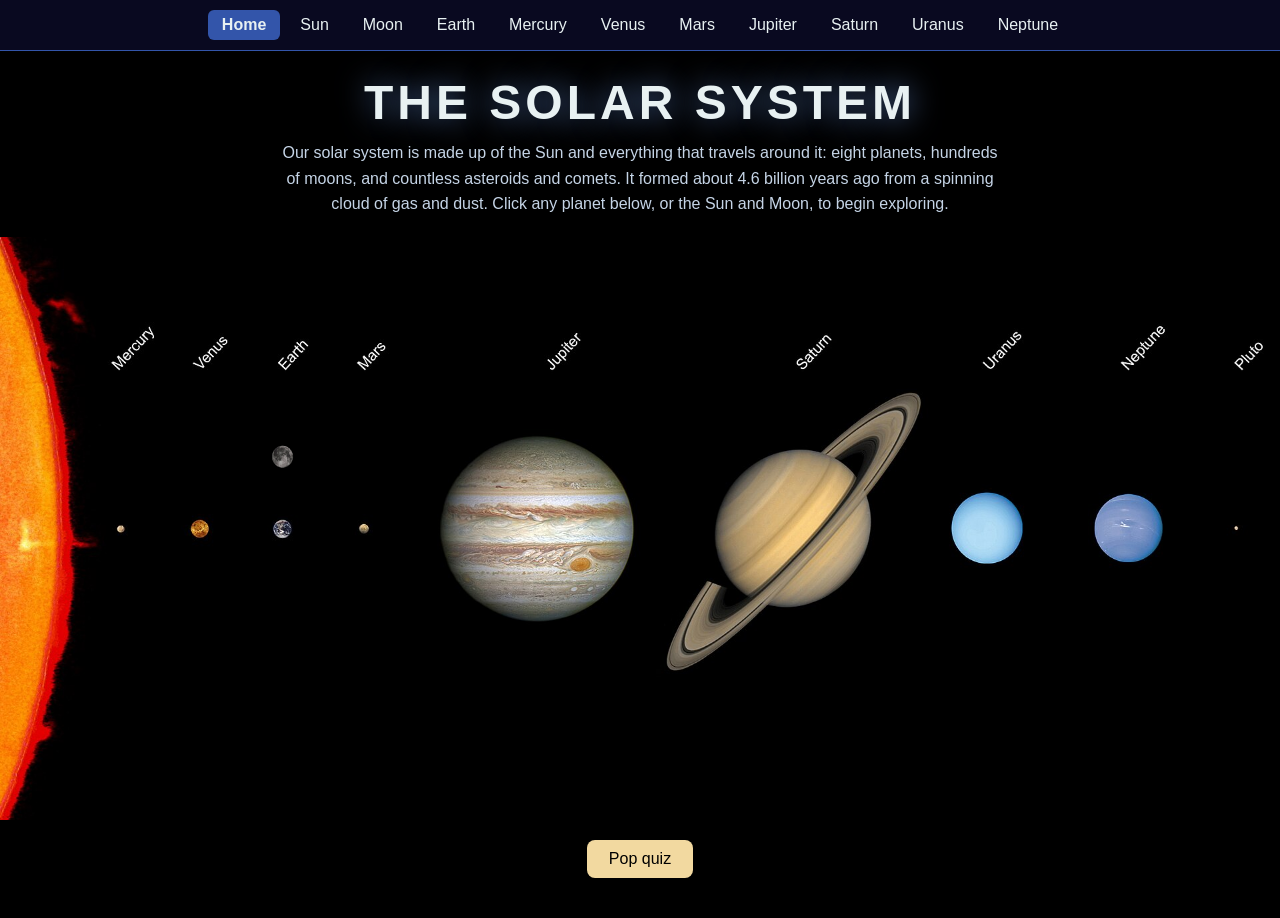
<file: index.html>
<!DOCTYPE html>
<html lang="en">
<head>
    <meta charset="UTF-8">
    <meta name="viewport" content="width=device-width, initial-scale=1.0">
    <title>The Solar System</title>
    <link rel="stylesheet" href="css/style.css">
    <link rel="stylesheet" href="css/home.css">
    <script src="js/home.js" defer></script>
</head>
<body>

    <!-- navigation bar -->
    <nav class="site-nav">
        <a href="index.html" aria-current="page">Home</a>
        <a href="sun.html">Sun</a>
        <a href="moon.html">Moon</a>
        <a href="earth.html">Earth</a>
        <a href="mercury.html">Mercury</a>
        <a href="venus.html">Venus</a>
        <a href="mars.html">Mars</a>
        <a href="jupiter.html">Jupiter</a>
        <a href="saturn.html">Saturn</a>
        <a href="uranus.html">Uranus</a>
        <a href="neptune.html">Neptune</a>
    </nav>

    <header class="home-header">
        <h1>The Solar System</h1>
        <p class="intro">
            Our solar system is made up of the Sun and everything that travels around it:
            eight planets, hundreds of moons, and countless asteroids and comets.
            It formed about 4.6 billion years ago from a spinning cloud of gas and dust.
            Click any planet below, or the Sun and Moon, to begin exploring.
        </p>
    </header>

    <main>
        <!-- a link on top of each planet -->
        <div class="system">
            <img class="solar-system" src="images/solar-system.jpg"
                 alt="The Sun and the eight planets in a row from Mercury to Neptune on a black background">

            <a class="hotspot" href="sun.html" style="top: -72.34%; left: -106.67%; width: 111.46%; height: 244.57%;" title="Sun"></a>
            <a class="hotspot" href="mercury.html" style="top: 47.09%; left: 8.05%; width: 2.71%; height: 5.94%;" title="Mercury"></a>
            <a class="hotspot" href="venus.html" style="top: 46.97%; left: 14.22%; width: 2.71%; height: 5.94%;" title="Venus"></a>
            <a class="hotspot" href="earth.html" style="top: 47.03%; left: 20.70%; width: 2.71%; height: 5.94%;" title="Earth"></a>
            <a class="hotspot" href="moon.html" style="top: 35.20%; left: 20.91%; width: 2.29%; height: 5.03%;" title="Moon">
                <img src="images/moon-icon.jpg" alt="Photo of the full Moon">
            </a>
            <a class="hotspot" href="mars.html" style="top: 46.97%; left: 27.06%; width: 2.71%; height: 5.94%;" title="Mars"></a>
            <a class="hotspot" href="jupiter.html" style="top: 32.97%; left: 34.19%; width: 15.52%; height: 34.06%;" title="Jupiter"></a>
            <a class="hotspot" href="saturn.html" style="top: 36.00%; left: 55.60%; width: 12.71%; height: 27.89%;" title="Saturn"></a>
            <a class="hotspot" href="uranus.html" style="top: 43.14%; left: 74.04%; width: 6.09%; height: 13.37%;" title="Uranus"></a>
            <a class="hotspot" href="neptune.html" style="top: 43.37%; left: 85.21%; width: 5.89%; height: 12.91%;" title="Neptune"></a>
        </div>

        <!-- pop quiz -->
        <button id="quiz-btn" type="button">Pop quiz</button>

        <div id="quiz-box" class="hidden">
            <p>Which world was reclassified from a planet to a dwarf planet in 2006?</p>
            <div class="quiz-answers">
                <button type="button">Ceres</button>
                <button type="button">Pluto</button>
                <button type="button">Eris</button>
                <button type="button">Neptune</button>
            </div>
            <p id="quiz-result"></p>
            <button id="quiz-close" type="button">Close</button>
        </div>
    </main>

</body>
</html>
</file>
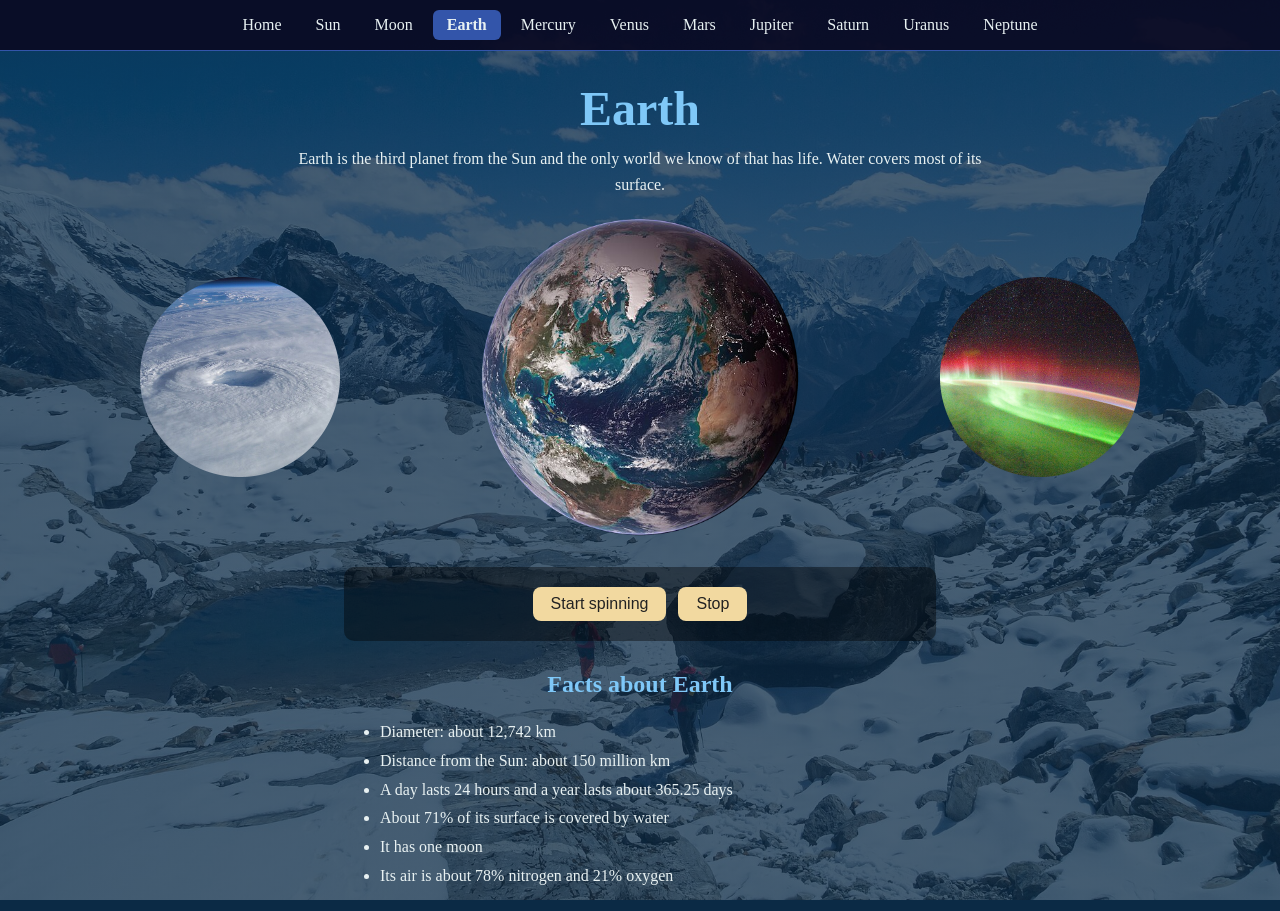
<file: earth.html>
<!DOCTYPE html>
<html lang="en">
<head>
    <meta charset="UTF-8">
    <meta name="viewport" content="width=device-width, initial-scale=1.0">
    <title>Earth</title>
    <link rel="stylesheet" href="css/style.css">
    <script src="js/earth.js" defer></script>
</head>
<body class="earth">

    <!-- navigation bar -->
    <nav class="site-nav">
        <a href="index.html">Home</a>
        <a href="sun.html">Sun</a>
        <a href="moon.html">Moon</a>
        <a href="earth.html" aria-current="page">Earth</a>
        <a href="mercury.html">Mercury</a>
        <a href="venus.html">Venus</a>
        <a href="mars.html">Mars</a>
        <a href="jupiter.html">Jupiter</a>
        <a href="saturn.html">Saturn</a>
        <a href="uranus.html">Uranus</a>
        <a href="neptune.html">Neptune</a>
    </nav>

    <main class="planet-page">
        <h1>Earth</h1>
        <p class="intro">Earth is the third planet from the Sun and the only world we know of that has life. Water covers most of its surface.</p>

        <!-- three photos in one row -->
        <div class="photos">
            <img class="side-photo" src="images/earth-left.png" alt="The eye of a hurricane seen from space">
            <img id="main-photo" class="photo" src="images/earth1.png" alt="Earth seen from space showing the Americas, blue oceans and white clouds">
            <img class="side-photo" src="images/earth-right.png" alt="Green and red aurora glowing above Earth's horizon">
        </div>

        <!-- JavaScript feature: buttons that start and stop the spin (js/earth.js) -->
        <div class="feature">
            <button id="spin-start" type="button">Start spinning</button>
            <button id="spin-stop" type="button">Stop</button>
        </div>
        <h2>Facts about Earth</h2>
        <ul class="facts">
            <li>Diameter: about 12,742 km</li>
            <li>Distance from the Sun: about 150 million km</li>
            <li>A day lasts 24 hours and a year lasts about 365.25 days</li>
            <li>About 71% of its surface is covered by water</li>
            <li>It has one moon</li>
            <li>Its air is about 78% nitrogen and 21% oxygen</li>
        </ul>
    </main>

</body>
</html>
</file>
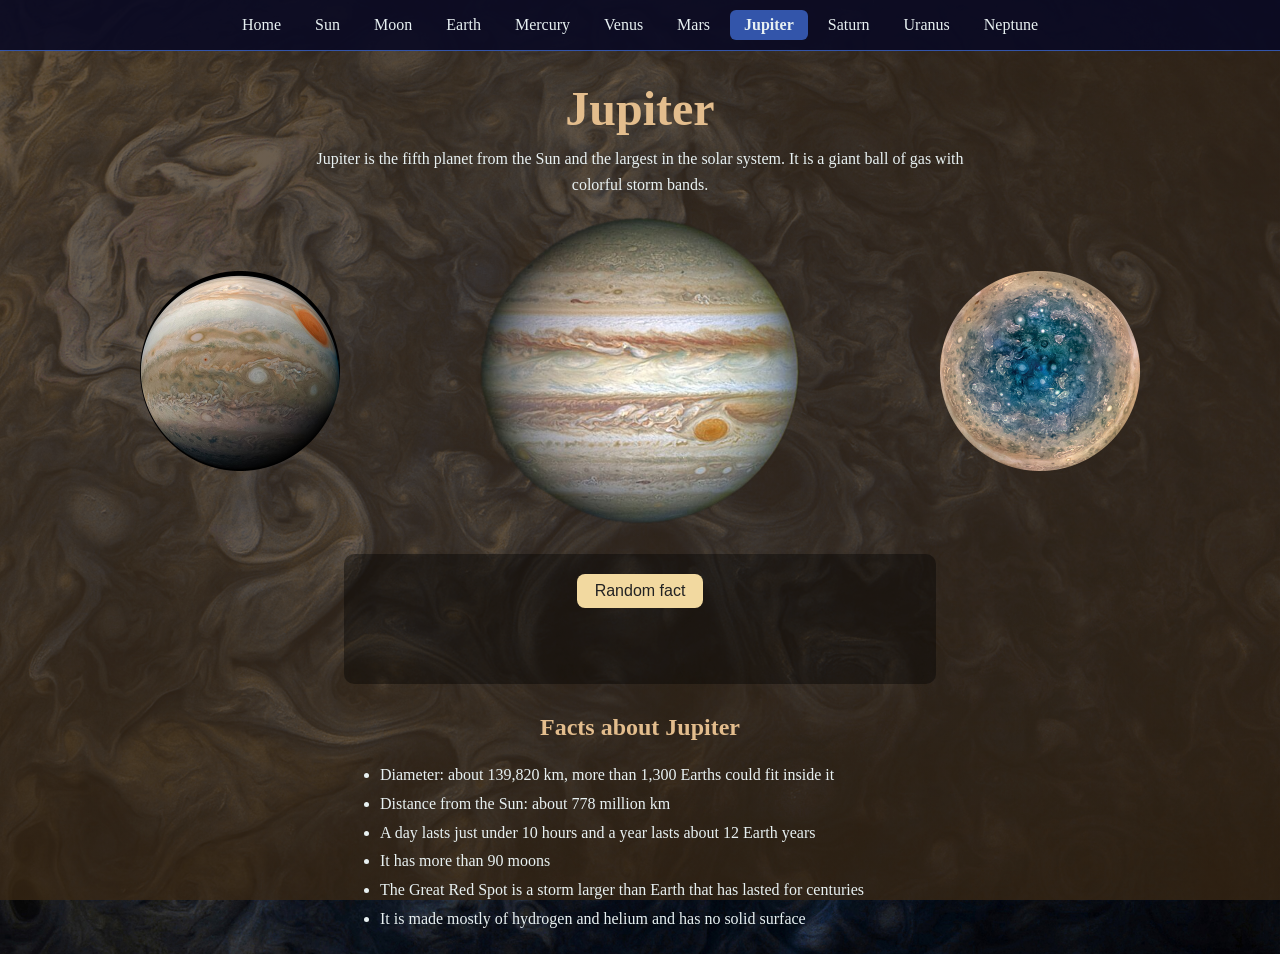
<file: jupiter.html>
<!DOCTYPE html>
<html lang="en">
<head>
    <meta charset="UTF-8">
    <meta name="viewport" content="width=device-width, initial-scale=1.0">
    <title>Jupiter</title>
    <link rel="stylesheet" href="css/style.css">
    <script src="js/jupiter.js" defer></script>
</head>
<body class="jupiter">

    <!-- navigation bar -->
    <nav class="site-nav">
        <a href="index.html">Home</a>
        <a href="sun.html">Sun</a>
        <a href="moon.html">Moon</a>
        <a href="earth.html">Earth</a>
        <a href="mercury.html">Mercury</a>
        <a href="venus.html">Venus</a>
        <a href="mars.html">Mars</a>
        <a href="jupiter.html" aria-current="page">Jupiter</a>
        <a href="saturn.html">Saturn</a>
        <a href="uranus.html">Uranus</a>
        <a href="neptune.html">Neptune</a>
    </nav>

    <main class="planet-page">
        <h1>Jupiter</h1>
        <p class="intro">Jupiter is the fifth planet from the Sun and the largest in the solar system. It is a giant ball of gas with colorful storm bands.</p>

        <!-- three photos in one row -->
        <div class="photos">
            <img class="side-photo" src="images/jupiter-left.png" alt="Close-up of Jupiter's swirling clouds and the Great Red Spot">
            <img id="main-photo" class="photo" src="images/jupiter1.png" alt="Jupiter with its Great Red Spot and bands of orange and white clouds">
            <img class="side-photo" src="images/jupiter-right.png" alt="Swirling storms around Jupiter's south pole">
        </div>

        <!-- JavaScript feature: button and the spot where the fact shows up (js/jupiter.js) -->
        <div class="feature">
            <button id="random-btn" type="button">Random fact</button>
            <p id="random-fact" class="output"></p>
        </div>
        <h2>Facts about Jupiter</h2>
        <ul class="facts">
            <li>Diameter: about 139,820 km, more than 1,300 Earths could fit inside it</li>
            <li>Distance from the Sun: about 778 million km</li>
            <li>A day lasts just under 10 hours and a year lasts about 12 Earth years</li>
            <li>It has more than 90 moons</li>
            <li>The Great Red Spot is a storm larger than Earth that has lasted for centuries</li>
            <li>It is made mostly of hydrogen and helium and has no solid surface</li>
        </ul>
    </main>

</body>
</html>
</file>
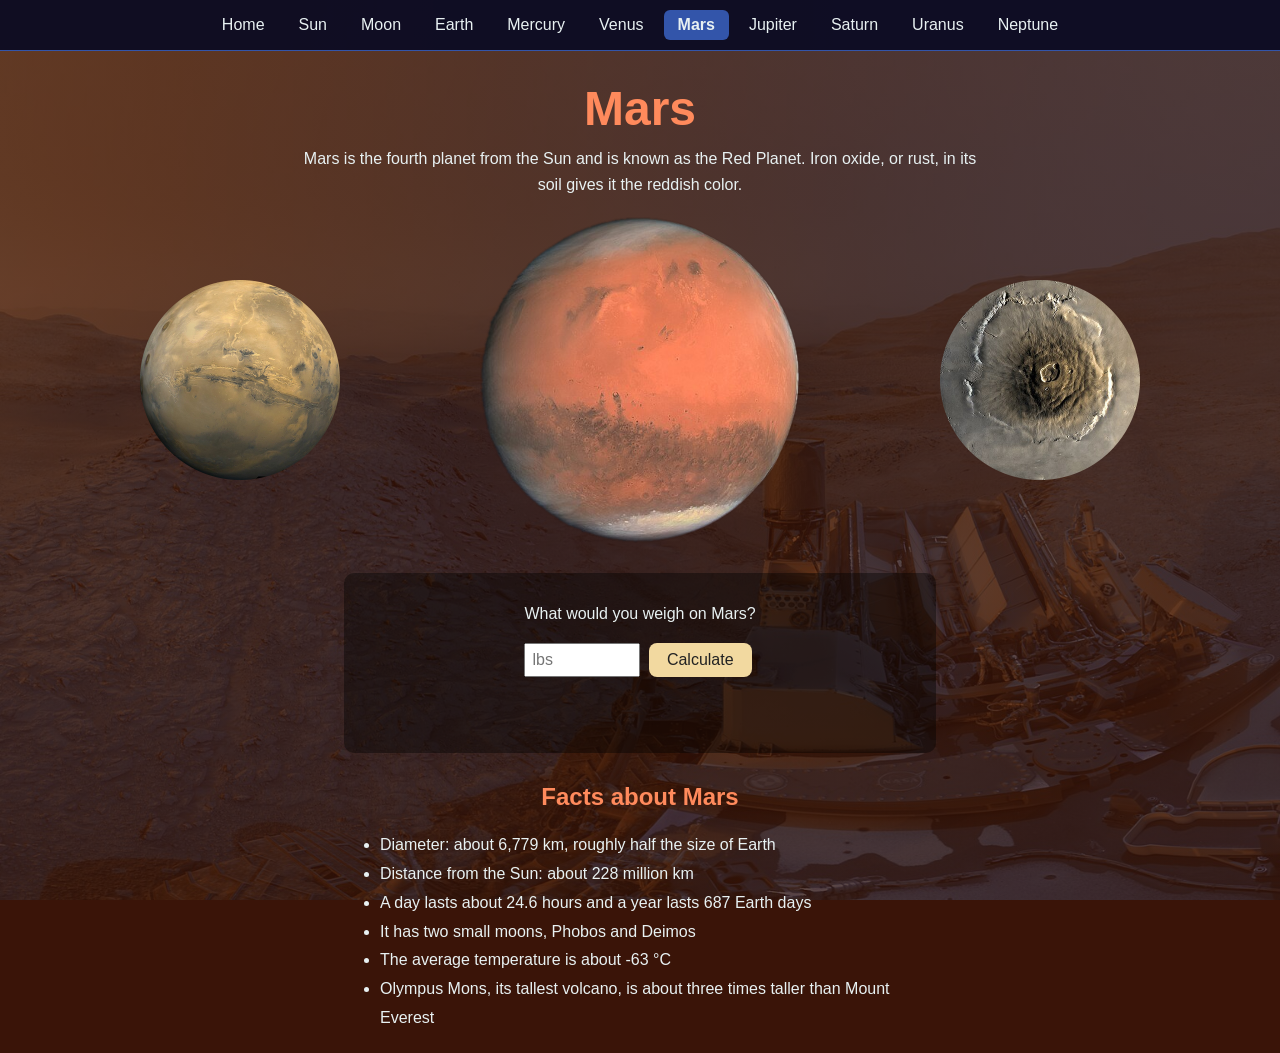
<file: mars.html>
<!DOCTYPE html>
<html lang="en">
<head>
    <meta charset="UTF-8">
    <meta name="viewport" content="width=device-width, initial-scale=1.0">
    <title>Mars</title>
    <link rel="stylesheet" href="css/style.css">
    <script src="js/mars.js" defer></script>
</head>
<body class="mars">

    <!-- navigation bar -->
    <nav class="site-nav">
        <a href="index.html">Home</a>
        <a href="sun.html">Sun</a>
        <a href="moon.html">Moon</a>
        <a href="earth.html">Earth</a>
        <a href="mercury.html">Mercury</a>
        <a href="venus.html">Venus</a>
        <a href="mars.html" aria-current="page">Mars</a>
        <a href="jupiter.html">Jupiter</a>
        <a href="saturn.html">Saturn</a>
        <a href="uranus.html">Uranus</a>
        <a href="neptune.html">Neptune</a>
    </nav>

    <main class="planet-page">
        <h1>Mars</h1>
        <p class="intro">Mars is the fourth planet from the Sun and is known as the Red Planet. Iron oxide, or rust, in its soil gives it the reddish color.</p>

        <!-- three photos in one row -->
        <div class="photos">
            <img class="side-photo" src="images/mars-left.png" alt="Mars with the huge Valles Marineris canyon across its middle">
            <img id="main-photo" class="photo" src="images/mars1.png" alt="Mars in true color showing its red surface and dark regions">
            <img class="side-photo" src="images/mars-right.png" alt="Olympus Mons, the giant volcano on Mars, seen from above">
        </div>

        <!-- JavaScript feature: weight input and calculate button (js/mars.js) -->
        <div class="feature">
            <p>What would you weigh on Mars?</p>
            <input id="weight" type="number" min="0" placeholder="lbs">
            <button id="calc-btn" type="button">Calculate</button>
            <p id="weight-result" class="output"></p>
        </div>
        <h2>Facts about Mars</h2>
        <ul class="facts">
            <li>Diameter: about 6,779 km, roughly half the size of Earth</li>
            <li>Distance from the Sun: about 228 million km</li>
            <li>A day lasts about 24.6 hours and a year lasts 687 Earth days</li>
            <li>It has two small moons, Phobos and Deimos</li>
            <li>The average temperature is about -63 °C</li>
            <li>Olympus Mons, its tallest volcano, is about three times taller than Mount Everest</li>
        </ul>
    </main>

</body>
</html>
</file>
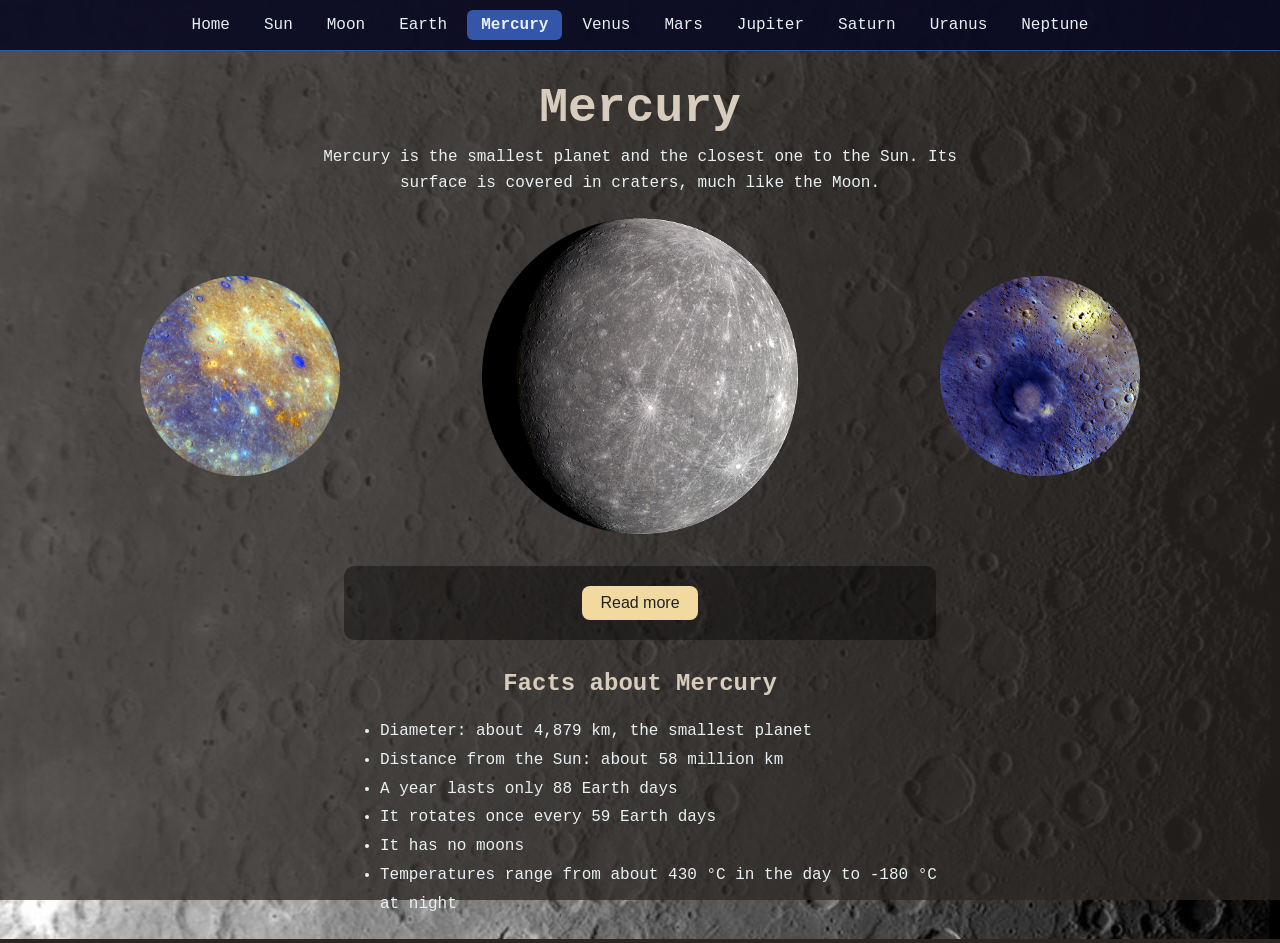
<file: mercury.html>
<!DOCTYPE html>
<html lang="en">
<head>
    <meta charset="UTF-8">
    <meta name="viewport" content="width=device-width, initial-scale=1.0">
    <title>Mercury</title>
    <link rel="stylesheet" href="css/style.css">
    <script src="js/mercury.js" defer></script>
</head>
<body class="mercury">

    <!-- navigation bar -->
    <nav class="site-nav">
        <a href="index.html">Home</a>
        <a href="sun.html">Sun</a>
        <a href="moon.html">Moon</a>
        <a href="earth.html">Earth</a>
        <a href="mercury.html" aria-current="page">Mercury</a>
        <a href="venus.html">Venus</a>
        <a href="mars.html">Mars</a>
        <a href="jupiter.html">Jupiter</a>
        <a href="saturn.html">Saturn</a>
        <a href="uranus.html">Uranus</a>
        <a href="neptune.html">Neptune</a>
    </nav>

    <main class="planet-page">
        <h1>Mercury</h1>
        <p class="intro">Mercury is the smallest planet and the closest one to the Sun. Its surface is covered in craters, much like the Moon.</p>

        <!-- three photos in one row -->
        <div class="photos">
            <img class="side-photo" src="images/mercury-left.png" alt="Enhanced color close-up of craters on Mercury">
            <img id="main-photo" class="photo" src="images/mercury1.png" alt="Mercury in true color, a gray cratered planet">
            <img class="side-photo" src="images/mercury-right.png" alt="A blue crater on Mercury with a bright patch of rock beside it">
        </div>

        <!-- JavaScript feature: Read more button and the hidden paragraph (js/mercury.js) -->
        <div class="feature">
            <button id="more-btn" type="button">Read more</button>
            <p id="more-text" class="hidden">Mercury has almost no atmosphere to hold in heat, so the side facing the Sun reaches about 430 °C while the night side drops to about -180 °C.</p>
        </div>
        <h2>Facts about Mercury</h2>
        <ul class="facts">
            <li>Diameter: about 4,879 km, the smallest planet</li>
            <li>Distance from the Sun: about 58 million km</li>
            <li>A year lasts only 88 Earth days</li>
            <li>It rotates once every 59 Earth days</li>
            <li>It has no moons</li>
            <li>Temperatures range from about 430 °C in the day to -180 °C at night</li>
        </ul>
    </main>

</body>
</html>
</file>
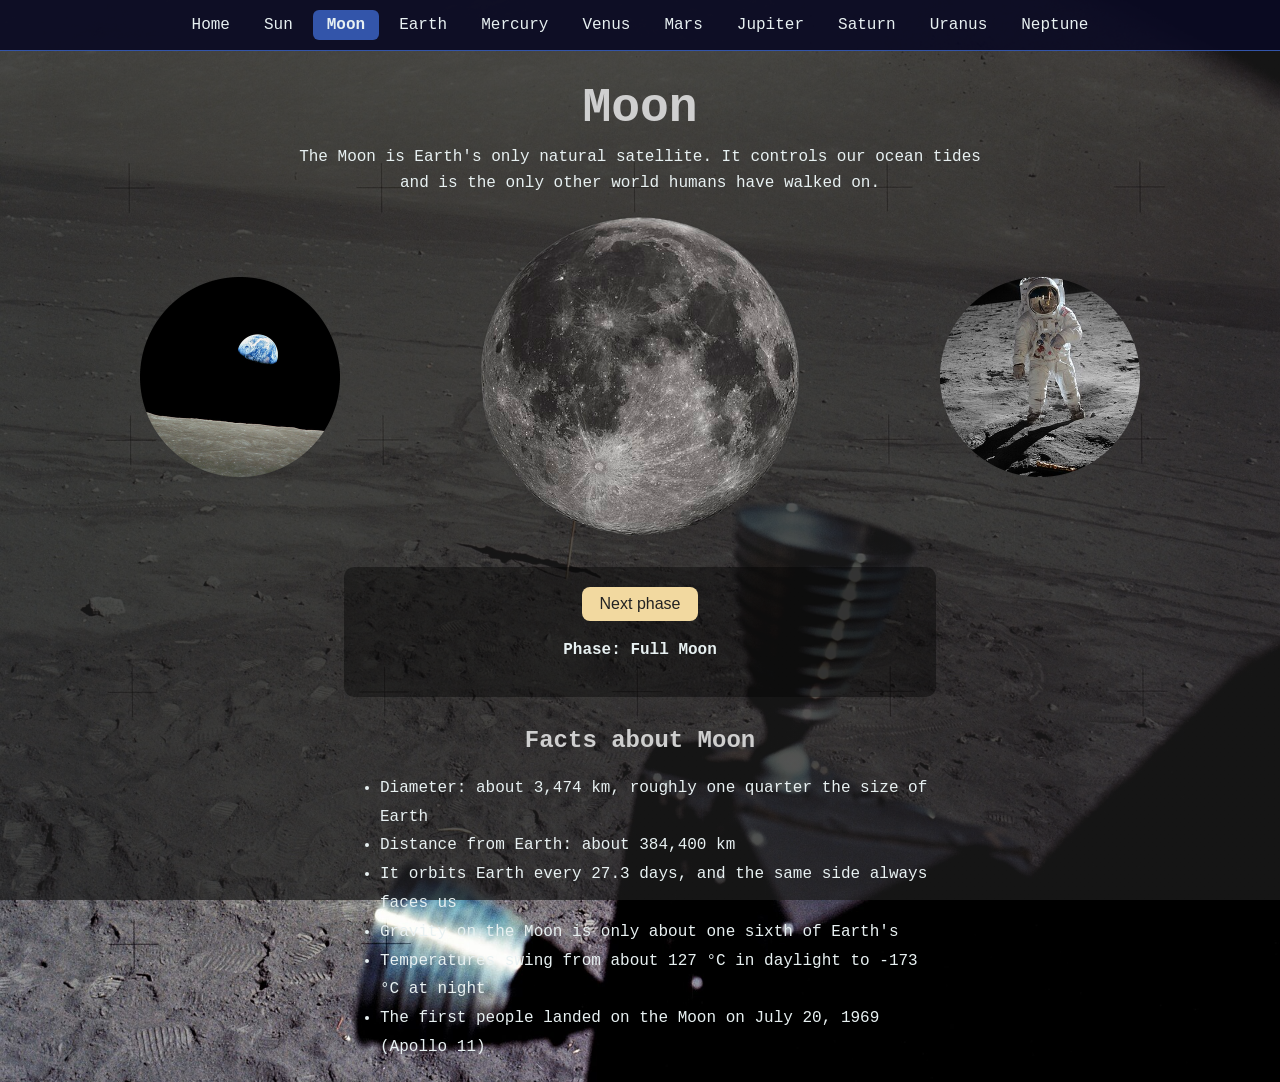
<file: moon.html>
<!DOCTYPE html>
<html lang="en">
<head>
    <meta charset="UTF-8">
    <meta name="viewport" content="width=device-width, initial-scale=1.0">
    <title>Moon</title>
    <link rel="stylesheet" href="css/style.css">
    <script src="js/moon.js" defer></script>
</head>
<body class="moon">

    <!-- navigation bar -->
    <nav class="site-nav">
        <a href="index.html">Home</a>
        <a href="sun.html">Sun</a>
        <a href="moon.html" aria-current="page">Moon</a>
        <a href="earth.html">Earth</a>
        <a href="mercury.html">Mercury</a>
        <a href="venus.html">Venus</a>
        <a href="mars.html">Mars</a>
        <a href="jupiter.html">Jupiter</a>
        <a href="saturn.html">Saturn</a>
        <a href="uranus.html">Uranus</a>
        <a href="neptune.html">Neptune</a>
    </nav>

    <main class="planet-page">
        <h1>Moon</h1>
        <p class="intro">The Moon is Earth's only natural satellite. It controls our ocean tides and is the only other world humans have walked on.</p>

        <!-- three photos in one row -->
        <div class="photos">
            <img class="side-photo" src="images/moon-left.png" alt="Earthrise: the Earth seen above the surface of the Moon">
            <img id="main-photo" class="photo" src="images/moon1.png" alt="A photo of the full Moon showing its dark plains and bright craters">
            <img class="side-photo" src="images/moon-right.png" alt="Astronaut Buzz Aldrin walking on the Moon">
        </div>

        <!-- JavaScript feature: button and label for the moon phases (js/moon.js) -->
        <div class="feature">
            <button id="phase-btn" type="button">Next phase</button>
            <p id="phase-name" class="output">Phase: Full Moon</p>
        </div>
        <h2>Facts about Moon</h2>
        <ul class="facts">
            <li>Diameter: about 3,474 km, roughly one quarter the size of Earth</li>
            <li>Distance from Earth: about 384,400 km</li>
            <li>It orbits Earth every 27.3 days, and the same side always faces us</li>
            <li>Gravity on the Moon is only about one sixth of Earth's</li>
            <li>Temperatures swing from about 127 °C in daylight to -173 °C at night</li>
            <li>The first people landed on the Moon on July 20, 1969 (Apollo 11)</li>
        </ul>
    </main>

</body>
</html>
</file>
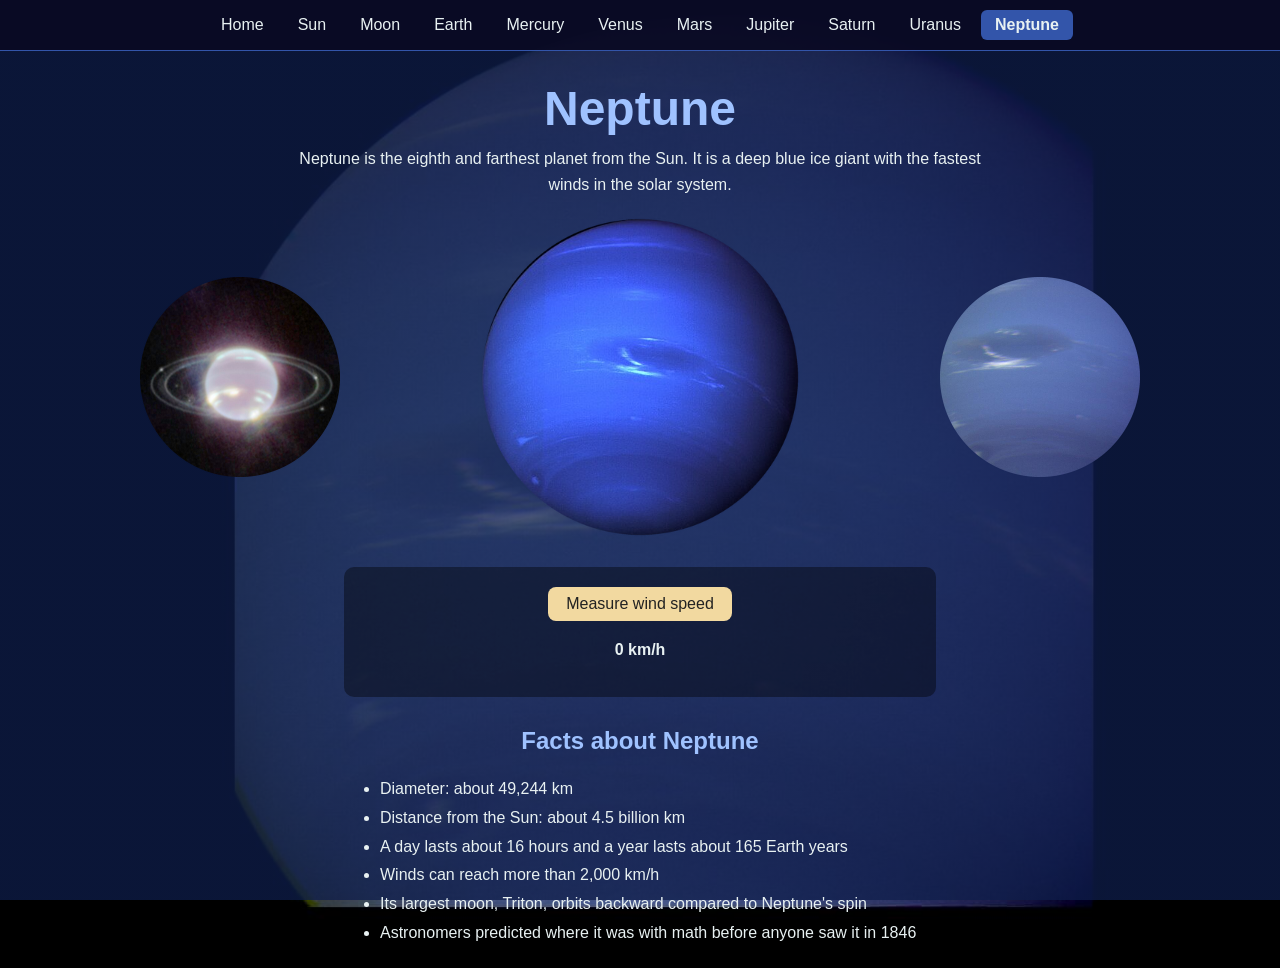
<file: neptune.html>
<!DOCTYPE html>
<html lang="en">
<head>
    <meta charset="UTF-8">
    <meta name="viewport" content="width=device-width, initial-scale=1.0">
    <title>Neptune</title>
    <link rel="stylesheet" href="css/style.css">
    <script src="js/neptune.js" defer></script>
</head>
<body class="neptune">

    <!-- navigation bar -->
    <nav class="site-nav">
        <a href="index.html">Home</a>
        <a href="sun.html">Sun</a>
        <a href="moon.html">Moon</a>
        <a href="earth.html">Earth</a>
        <a href="mercury.html">Mercury</a>
        <a href="venus.html">Venus</a>
        <a href="mars.html">Mars</a>
        <a href="jupiter.html">Jupiter</a>
        <a href="saturn.html">Saturn</a>
        <a href="uranus.html">Uranus</a>
        <a href="neptune.html" aria-current="page">Neptune</a>
    </nav>

    <main class="planet-page">
        <h1>Neptune</h1>
        <p class="intro">Neptune is the eighth and farthest planet from the Sun. It is a deep blue ice giant with the fastest winds in the solar system.</p>

        <!-- three photos in one row -->
        <div class="photos">
            <img class="side-photo" src="images/neptune-left.png" alt="Neptune and its faint rings seen by the James Webb Space Telescope">
            <img id="main-photo" class="photo" src="images/neptune1.png" alt="Neptune as a deep blue planet with white clouds">
            <img class="side-photo" src="images/neptune-right.png" alt="The Great Dark Spot storm on Neptune">
        </div>

        <!-- JavaScript feature: button and the wind speed number (js/neptune.js) -->
        <div class="feature">
            <button id="wind-btn" type="button">Measure wind speed</button>
            <p id="wind-speed" class="output">0 km/h</p>
        </div>
        <h2>Facts about Neptune</h2>
        <ul class="facts">
            <li>Diameter: about 49,244 km</li>
            <li>Distance from the Sun: about 4.5 billion km</li>
            <li>A day lasts about 16 hours and a year lasts about 165 Earth years</li>
            <li>Winds can reach more than 2,000 km/h</li>
            <li>Its largest moon, Triton, orbits backward compared to Neptune's spin</li>
            <li>Astronomers predicted where it was with math before anyone saw it in 1846</li>
        </ul>
    </main>

</body>
</html>
</file>
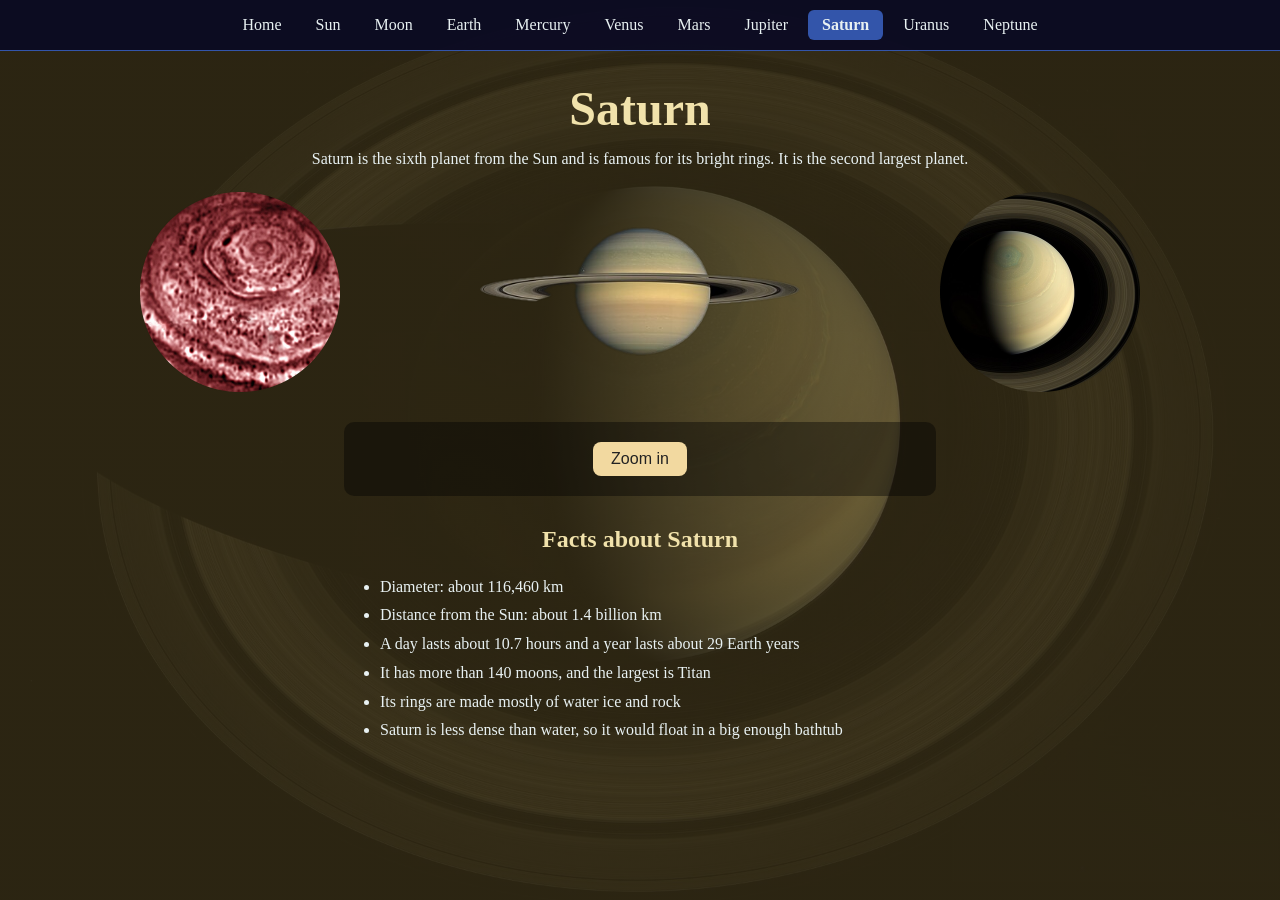
<file: saturn.html>
<!DOCTYPE html>
<html lang="en">
<head>
    <meta charset="UTF-8">
    <meta name="viewport" content="width=device-width, initial-scale=1.0">
    <title>Saturn</title>
    <link rel="stylesheet" href="css/style.css">
    <script src="js/saturn.js" defer></script>
</head>
<body class="saturn">

    <!-- navigation bar -->
    <nav class="site-nav">
        <a href="index.html">Home</a>
        <a href="sun.html">Sun</a>
        <a href="moon.html">Moon</a>
        <a href="earth.html">Earth</a>
        <a href="mercury.html">Mercury</a>
        <a href="venus.html">Venus</a>
        <a href="mars.html">Mars</a>
        <a href="jupiter.html">Jupiter</a>
        <a href="saturn.html" aria-current="page">Saturn</a>
        <a href="uranus.html">Uranus</a>
        <a href="neptune.html">Neptune</a>
    </nav>

    <main class="planet-page">
        <h1>Saturn</h1>
        <p class="intro">Saturn is the sixth planet from the Sun and is famous for its bright rings. It is the second largest planet.</p>

        <!-- three photos in one row -->
        <div class="photos">
            <img class="side-photo" src="images/saturn-left.png" alt="Infrared close-up of the hexagon-shaped storm at Saturn's north pole">
            <img id="main-photo" class="photo" src="images/saturn1.png" alt="Saturn and its rings photographed by the Cassini spacecraft">
            <img class="side-photo" src="images/saturn-right.png" alt="Saturn and its dark rings seen from above">
        </div>

        <!-- JavaScript feature: zoom button (js/saturn.js) -->
        <div class="feature">
            <button id="zoom-btn" type="button">Zoom in</button>
        </div>
        <h2>Facts about Saturn</h2>
        <ul class="facts">
            <li>Diameter: about 116,460 km</li>
            <li>Distance from the Sun: about 1.4 billion km</li>
            <li>A day lasts about 10.7 hours and a year lasts about 29 Earth years</li>
            <li>It has more than 140 moons, and the largest is Titan</li>
            <li>Its rings are made mostly of water ice and rock</li>
            <li>Saturn is less dense than water, so it would float in a big enough bathtub</li>
        </ul>
    </main>

</body>
</html>
</file>
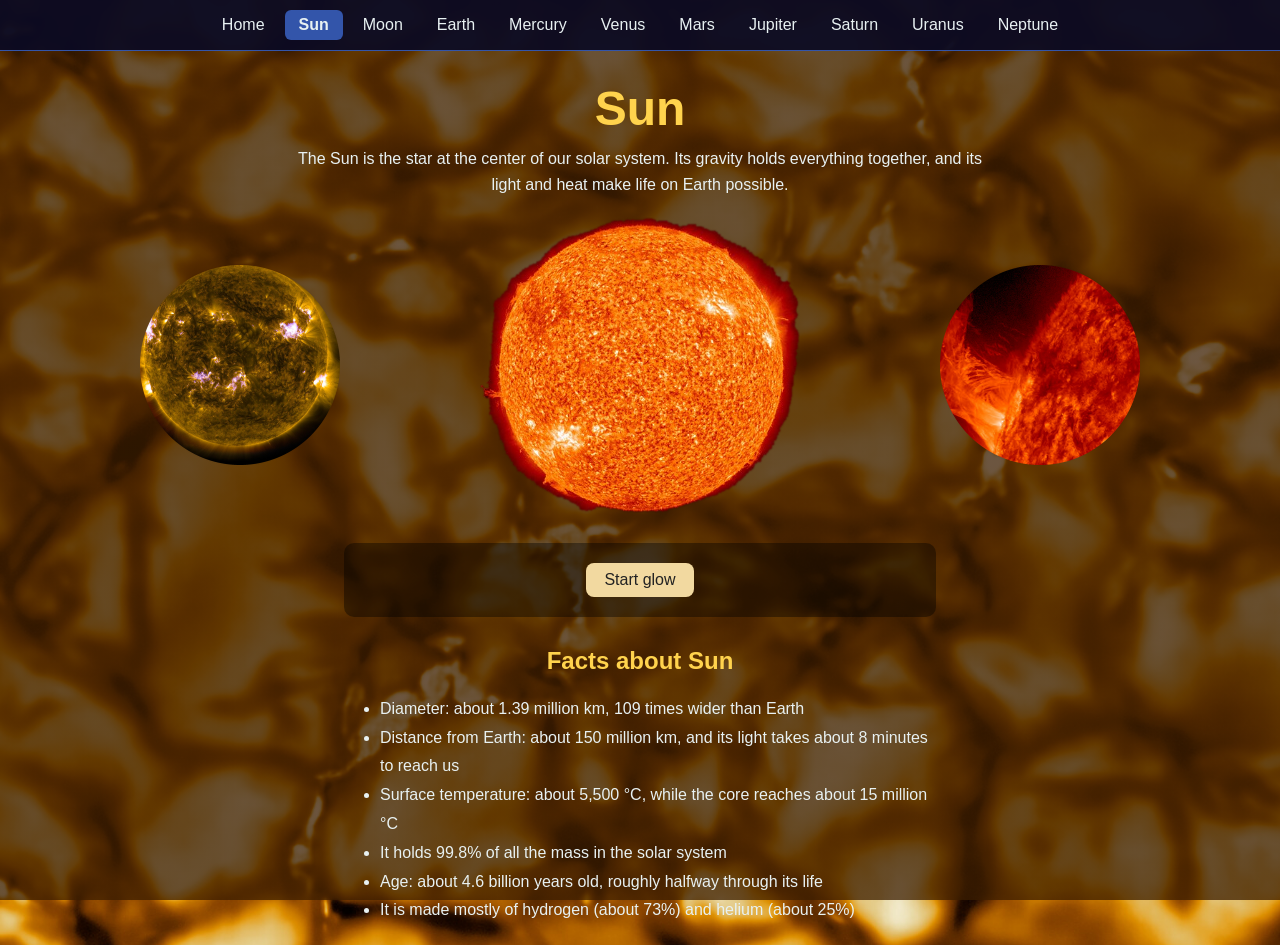
<file: sun.html>
<!DOCTYPE html>
<html lang="en">
<head>
    <meta charset="UTF-8">
    <meta name="viewport" content="width=device-width, initial-scale=1.0">
    <title>Sun</title>
    <link rel="stylesheet" href="css/style.css">
    <script src="js/sun.js" defer></script>
</head>
<body class="sun">

    <!-- navigation bar -->
    <nav class="site-nav">
        <a href="index.html">Home</a>
        <a href="sun.html" aria-current="page">Sun</a>
        <a href="moon.html">Moon</a>
        <a href="earth.html">Earth</a>
        <a href="mercury.html">Mercury</a>
        <a href="venus.html">Venus</a>
        <a href="mars.html">Mars</a>
        <a href="jupiter.html">Jupiter</a>
        <a href="saturn.html">Saturn</a>
        <a href="uranus.html">Uranus</a>
        <a href="neptune.html">Neptune</a>
    </nav>

    <main class="planet-page">
        <h1>Sun</h1>
        <p class="intro">The Sun is the star at the center of our solar system. Its gravity holds everything together, and its light and heat make life on Earth possible.</p>

        <!-- three photos in one row -->
        <div class="photos">
            <img class="side-photo" src="images/sun-left.png" alt="Close-up of the Sun's glowing surface with bright solar flares">
            <img id="main-photo" class="photo" src="images/sun1.png" alt="The Sun glowing in space as seen by a NASA solar observatory">
            <img class="side-photo" src="images/sun-right.png" alt="A giant eruption of hot gas rising off the surface of the Sun">
        </div>

        <!-- JavaScript feature: button that starts and stops the glow (js/sun.js) -->
        <div class="feature">
            <button id="glow-btn" type="button">Start glow</button>
        </div>
        <h2>Facts about Sun</h2>
        <ul class="facts">
            <li>Diameter: about 1.39 million km, 109 times wider than Earth</li>
            <li>Distance from Earth: about 150 million km, and its light takes about 8 minutes to reach us</li>
            <li>Surface temperature: about 5,500 °C, while the core reaches about 15 million °C</li>
            <li>It holds 99.8% of all the mass in the solar system</li>
            <li>Age: about 4.6 billion years old, roughly halfway through its life</li>
            <li>It is made mostly of hydrogen (about 73%) and helium (about 25%)</li>
        </ul>
    </main>

</body>
</html>
</file>
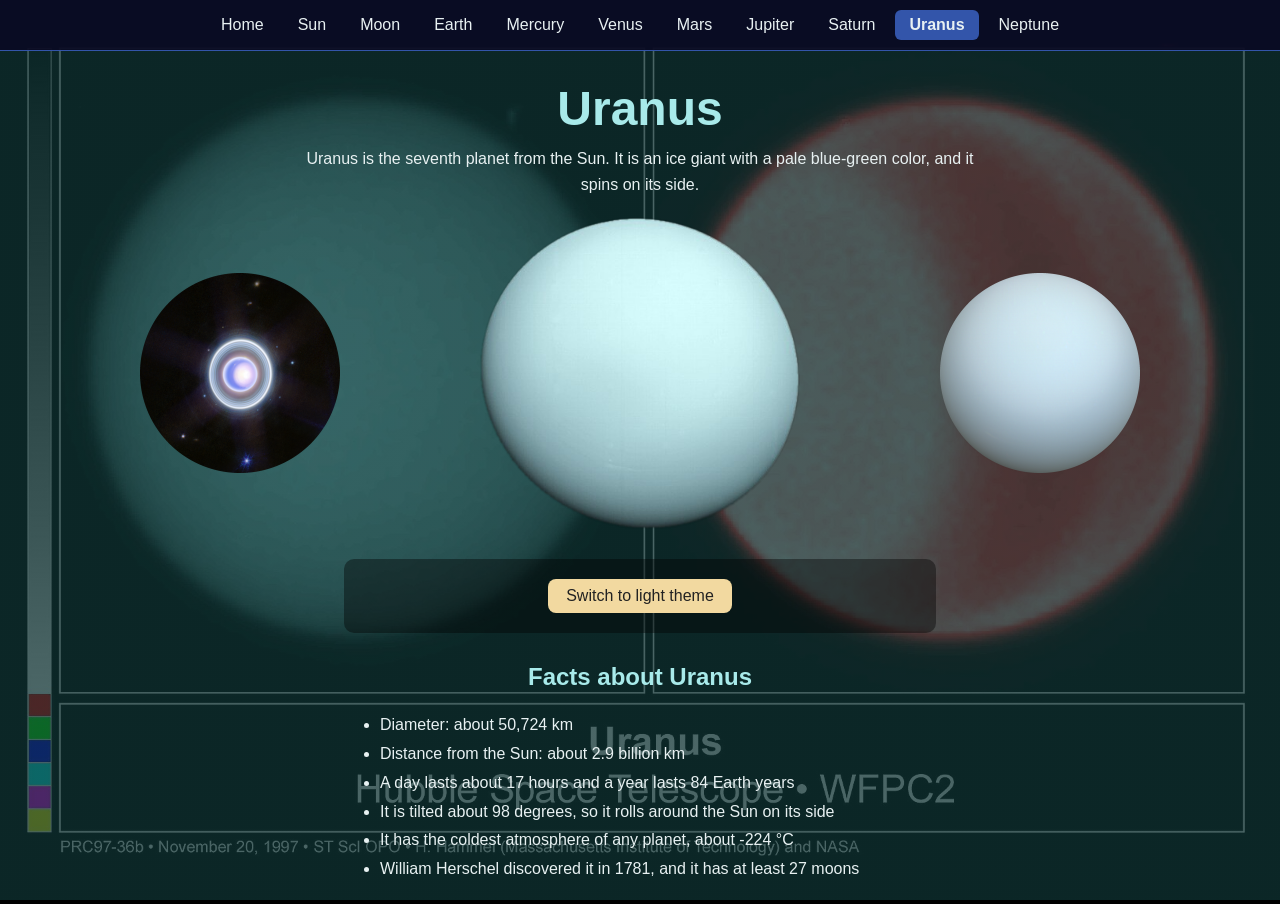
<file: uranus.html>
<!DOCTYPE html>
<html lang="en">
<head>
    <meta charset="UTF-8">
    <meta name="viewport" content="width=device-width, initial-scale=1.0">
    <title>Uranus</title>
    <link rel="stylesheet" href="css/style.css">
    <script src="js/uranus.js" defer></script>
</head>
<body class="uranus">

    <!-- navigation bar -->
    <nav class="site-nav">
        <a href="index.html">Home</a>
        <a href="sun.html">Sun</a>
        <a href="moon.html">Moon</a>
        <a href="earth.html">Earth</a>
        <a href="mercury.html">Mercury</a>
        <a href="venus.html">Venus</a>
        <a href="mars.html">Mars</a>
        <a href="jupiter.html">Jupiter</a>
        <a href="saturn.html">Saturn</a>
        <a href="uranus.html" aria-current="page">Uranus</a>
        <a href="neptune.html">Neptune</a>
    </nav>

    <main class="planet-page">
        <h1>Uranus</h1>
        <p class="intro">Uranus is the seventh planet from the Sun. It is an ice giant with a pale blue-green color, and it spins on its side.</p>

        <!-- three photos in one row -->
        <div class="photos">
            <img class="side-photo" src="images/uranus-left.png" alt="Uranus and its rings seen by the James Webb Space Telescope">
            <img id="main-photo" class="photo" src="images/uranus1.png" alt="Uranus as a pale blue-green sphere">
            <img class="side-photo" src="images/uranus-right.png" alt="Uranus as a pale blue-green sphere seen by Voyager 2">
        </div>

        <!-- JavaScript feature: theme switch button (js/uranus.js) -->
        <div class="feature">
            <button id="theme-btn" type="button">Switch to light theme</button>
        </div>
        <h2>Facts about Uranus</h2>
        <ul class="facts">
            <li>Diameter: about 50,724 km</li>
            <li>Distance from the Sun: about 2.9 billion km</li>
            <li>A day lasts about 17 hours and a year lasts 84 Earth years</li>
            <li>It is tilted about 98 degrees, so it rolls around the Sun on its side</li>
            <li>It has the coldest atmosphere of any planet, about -224 °C</li>
            <li>William Herschel discovered it in 1781, and it has at least 27 moons</li>
        </ul>
    </main>

</body>
</html>
</file>
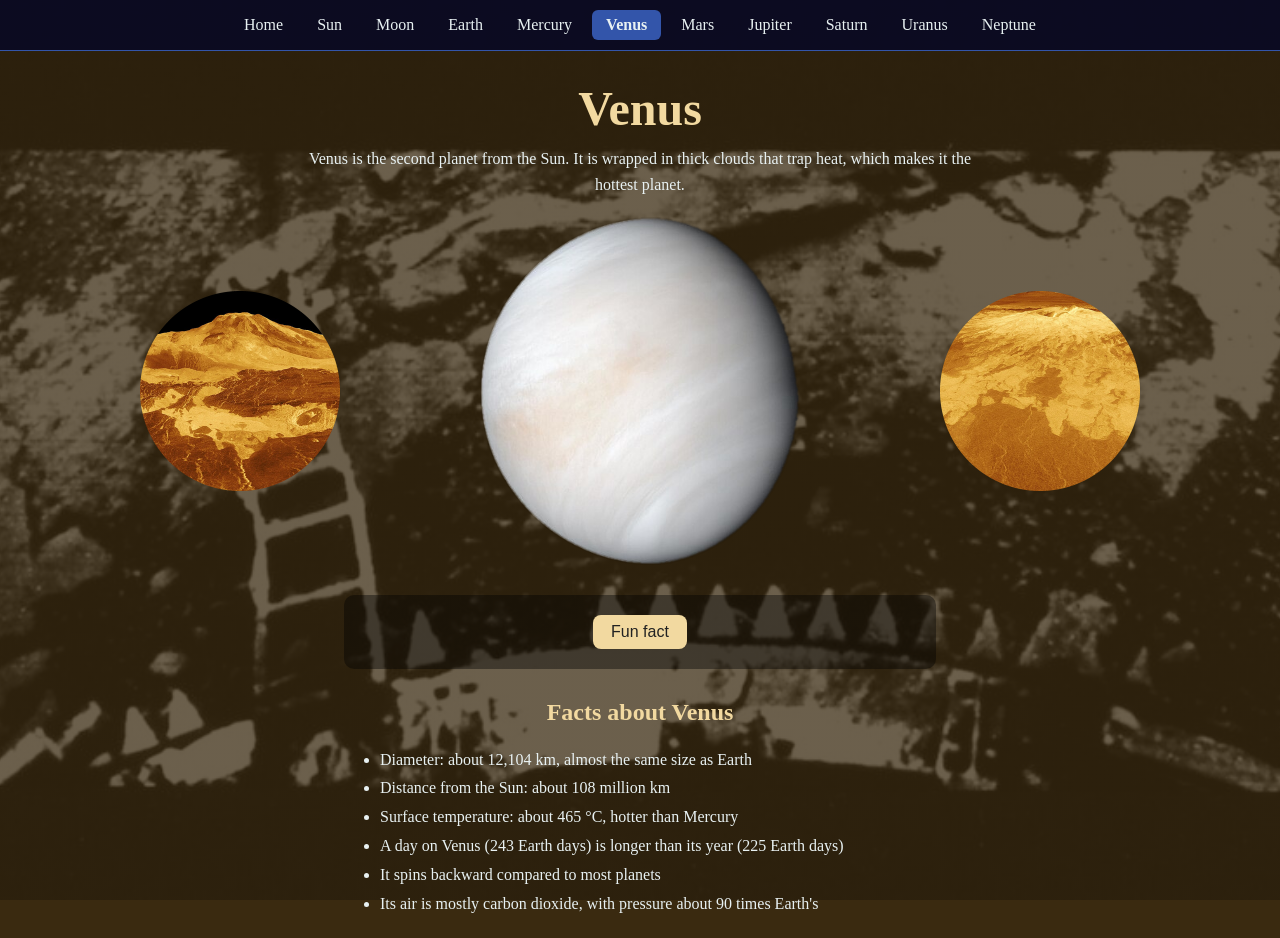
<file: venus.html>
<!DOCTYPE html>
<html lang="en">
<head>
    <meta charset="UTF-8">
    <meta name="viewport" content="width=device-width, initial-scale=1.0">
    <title>Venus</title>
    <link rel="stylesheet" href="css/style.css">
    <script src="js/venus.js" defer></script>
</head>
<body class="venus">

    <!-- navigation bar -->
    <nav class="site-nav">
        <a href="index.html">Home</a>
        <a href="sun.html">Sun</a>
        <a href="moon.html">Moon</a>
        <a href="earth.html">Earth</a>
        <a href="mercury.html">Mercury</a>
        <a href="venus.html" aria-current="page">Venus</a>
        <a href="mars.html">Mars</a>
        <a href="jupiter.html">Jupiter</a>
        <a href="saturn.html">Saturn</a>
        <a href="uranus.html">Uranus</a>
        <a href="neptune.html">Neptune</a>
    </nav>

    <main class="planet-page">
        <h1>Venus</h1>
        <p class="intro">Venus is the second planet from the Sun. It is wrapped in thick clouds that trap heat, which makes it the hottest planet.</p>

        <!-- three photos in one row -->
        <div class="photos">
            <img class="side-photo" src="images/venus-left.png" alt="3D view of the volcano Maat Mons on Venus">
            <img id="main-photo" class="photo" src="images/venus1.png" alt="Venus covered in thick yellowish clouds">
            <img class="side-photo" src="images/venus-right.png" alt="3D view of the volcano Sapas Mons on Venus">
        </div>

        <!-- JavaScript feature: button and the pop-up that is hidden at first (js/venus.js) -->
        <div class="feature">
            <button id="fact-btn" type="button">Fun fact</button>
        </div>

        <div id="fact-modal" class="modal hidden">
            <p>A day on Venus is longer than its year. It spins so slowly that one turn takes about 243 Earth days, but it circles the Sun in about 225.</p>
            <button id="fact-close" type="button">Close</button>
        </div>
        <h2>Facts about Venus</h2>
        <ul class="facts">
            <li>Diameter: about 12,104 km, almost the same size as Earth</li>
            <li>Distance from the Sun: about 108 million km</li>
            <li>Surface temperature: about 465 °C, hotter than Mercury</li>
            <li>A day on Venus (243 Earth days) is longer than its year (225 Earth days)</li>
            <li>It spins backward compared to most planets</li>
            <li>Its air is mostly carbon dioxide, with pressure about 90 times Earth's</li>
        </ul>
    </main>

</body>
</html>
</file>
<file: css/style.css>
/* dark background to match the solar system picture */
body {
    margin: 0;
    min-height: 100vh;
    background: #1f2120;
    color: #e8f1f2;
    font-family: 'Trebuchet MS', 'Segoe UI', sans-serif;
    text-align: center;
}

/* navigation bar, stays at the top when scrolling */
.site-nav {
    position: sticky;
    top: 0;
    z-index: 10;
    display: flex;
    flex-wrap: wrap;
    justify-content: center;
    gap: 6px;
    padding: 10px;
    background: rgba(10, 10, 35, 0.92);
    border-bottom: 1px solid #3355aa;
}

.site-nav a {
    color: #e8f1f2;
    text-decoration: none;
    padding: 6px 14px;
    border-radius: 6px;
    transition: background 0.2s ease, transform 0.15s ease;
}

.site-nav a:hover,
.site-nav a:focus-visible {
    background: #3355aa;
    transform: scale(1.06);
}

/* link for the page you are on */
.site-nav a[aria-current="page"] {
    background: #3355aa;
    font-weight: bold;
}

/* layout for the planet pages */
.planet-page {
    max-width: 1100px;
    margin: 0 auto;
    padding: 20px;
}

.planet-page h1 {
    font-size: 3rem;
    margin: 10px 0;
}

.intro {
    max-width: 700px;
    margin: 0 auto;
    line-height: 1.6;
}

/* row that holds the three photos */
.photos {
    display: flex;
    justify-content: center;
    align-items: center;
    flex-wrap: wrap;
    gap: 140px;
    margin: 20px 0;
}

/* big photo in the middle */
.photo {
    width: 320px;
    max-width: 100%;
}

/* smaller photos on the left and right */
.side-photo {
    width: 200px;
    height: 200px;
}

/* facts list */
.facts {
    text-align: left;
    line-height: 1.8;
    max-width: 560px;
    margin: 0 auto;
}

/* landscape picture behind each page, the color on top makes it see-through */
body.sun, body.moon, body.earth, body.mercury, body.venus,
body.mars, body.jupiter, body.saturn, body.uranus, body.neptune {
    background-size: cover;
    background-position: center;
    background-repeat: no-repeat;
    background-attachment: fixed;
}

/* background color and font for each page */
body.sun {
    background-color: #3b1d00;
    background-image: linear-gradient(rgba(59, 29, 0, 0.75), rgba(59, 29, 0, 0.75)), url('../images/sun-bg.jpg');
    font-family: 'Trebuchet MS', sans-serif;
}
body.moon {
    background-color: #1c1c1c;
    background-image: linear-gradient(rgba(28, 28, 28, 0.75), rgba(28, 28, 28, 0.75)), url('../images/moon-bg.jpg');
    font-family: 'Courier New', monospace;
}
body.earth {
    background-color: #0b2a45;
    background-image: linear-gradient(rgba(11, 42, 69, 0.75), rgba(11, 42, 69, 0.75)), url('../images/earth-bg.jpg');
    font-family: Georgia, serif;
}
body.mercury {
    background-color: #2b2622;
    background-image: linear-gradient(rgba(43, 38, 34, 0.75), rgba(43, 38, 34, 0.75)), url('../images/mercury-bg.jpg');
    font-family: 'Lucida Console', monospace;
}
body.venus {
    background-color: #3a2a10;
    background-image: linear-gradient(rgba(58, 42, 16, 0.75), rgba(58, 42, 16, 0.75)), url('../images/venus-bg.jpg');
    font-family: 'Palatino Linotype', serif;
}
body.mars {
    background-color: #3a1408;
    background-image: linear-gradient(rgba(58, 20, 8, 0.75), rgba(58, 20, 8, 0.75)), url('../images/mars-bg.jpg');
    font-family: Verdana, sans-serif;
}
body.jupiter {
    background-color: #3a2814;
    background-image: linear-gradient(rgba(58, 40, 20, 0.75), rgba(58, 40, 20, 0.75)), url('../images/jupiter-bg.jpg');
    font-family: 'Times New Roman', serif;
}
body.saturn {
    background-color: #3a3118;
    background-image: linear-gradient(rgba(58, 49, 24, 0.75), rgba(58, 49, 24, 0.75)), url('../images/saturn-bg.jpg');
    font-family: Garamond, serif;
}
body.uranus {
    background-color: #0f3333;
    background-image: linear-gradient(rgba(15, 51, 51, 0.75), rgba(15, 51, 51, 0.75)), url('../images/uranus-bg.jpg');
    font-family: Arial, sans-serif;
}
body.neptune {
    background-color: #0e1d4a;
    background-image: linear-gradient(rgba(14, 29, 74, 0.75), rgba(14, 29, 74, 0.75)), url('../images/neptune-bg.jpg');
    font-family: Tahoma, sans-serif;
}

/* heading colors, each one matches its planet */
body.sun h1, body.sun h2         { color: #ffd34d; }
body.moon h1, body.moon h2       { color: #cfcfcf; }
body.earth h1, body.earth h2     { color: #7fc8f8; }
body.mercury h1, body.mercury h2 { color: #d8cdbd; }
body.venus h1, body.venus h2     { color: #f2d9a0; }
body.mars h1, body.mars h2       { color: #ff8a5c; }
body.jupiter h1, body.jupiter h2 { color: #e3bd8d; }
body.saturn h1, body.saturn h2   { color: #f1e2ab; }
body.uranus h1, body.uranus h2   { color: #a8eaea; }
body.neptune h1, body.neptune h2 { color: #9fc2ff; }

/* hides an element until a button shows it */
.hidden {
    display: none;
}

/* box that holds each page's JavaScript feature */
.feature {
    max-width: 560px;
    margin: 30px auto;
    padding: 16px;
    background: rgba(0, 0, 0, 0.4);
    border-radius: 10px;
}

.feature button {
    margin: 4px;
    padding: 8px 18px;
    font-size: 1rem;
    background: #f2d9a0;
    color: #222;
    border: none;
    border-radius: 8px;
    cursor: pointer;
}

.feature button:hover {
    background: #ffe9b8;
}

.feature input {
    width: 100px;
    padding: 6px;
    font-size: 1rem;
}

.feature .output {
    min-height: 1.5em;
    font-weight: bold;
}

/* pop-up box, used on the Venus page */
.modal {
    position: fixed;
    top: 120px;
    left: 0;
    right: 0;
    z-index: 20;
    width: 90%;
    max-width: 500px;
    margin: 0 auto;
    padding: 20px;
    background: #2a1d08;
    border: 2px solid #f2d9a0;
    border-radius: 10px;
    box-shadow: 0 0 40px rgba(0, 0, 0, 0.9);
}

/* animations that the buttons turn on and off, spin is used on the Earth page and glow on the Sun page */
@keyframes spin {
    to { transform: rotate(360deg); }
}

@keyframes glow {
    from { filter: drop-shadow(0 0 10px #ffd34d); }
    to   { filter: drop-shadow(0 0 45px #ff9d00); }
}

/* sun glow animation */
.glowing {
    animation: glow 1s ease-in-out infinite alternate;
}

/* earth spin animation */
.spinning {
    animation: spin 8s linear infinite;
}

/* saturn zoom */
#main-photo {
    transition: transform 0.4s ease;
}

#main-photo.zoomed {
    transform: scale(1.4);
}

/* uranus light theme */
body.uranus.light {
    background-image: linear-gradient(rgba(215, 248, 248, 0.85), rgba(215, 248, 248, 0.85)), url('../images/uranus-bg.jpg');
    color: #0f3333;
}

body.uranus.light h1, body.uranus.light h2 { color: #0f5a5a; }
</file>
<file: css/home.css>
/* black background */
body {
    background-color: black;
}

/* title and intro */
.home-header {
    padding: 24px 16px 0;
}

.home-header h1 {
    margin: 0 0 10px;
    font-size: 3rem;
    letter-spacing: 4px;
    text-transform: uppercase;
    text-shadow: 0 0 30px rgba(120, 170, 255, 0.6);
}

.intro {
    max-width: 720px;
    margin: 0 auto;
    line-height: 1.6;
    color: #c5d4e6;
}

/* solar system picture with clickable planets */
/* same size as the picture so the percentages line up, overflow hidden cuts off the Sun's circle */
.system {
    position: relative;
    max-width: 1300px;
    margin: 20px auto;
    overflow: hidden;
}

.system img.solar-system {
    width: 100%;
    display: block;
}

/* each planet link is a circle over the planet, size and position are in index.html */
.hotspot {
    position: absolute;
    box-sizing: border-box;
    border-radius: 50%;
    border: 2px solid transparent;
}

.hotspot:hover {
    border-color: white;
    box-shadow: 0 0 15px 3px rgba(255, 255, 255, 0.7);
}

/* moon photo fills its circle */
.hotspot img {
    width: 100%;
    height: 100%;
    border-radius: 50%;
}

/* pop quiz */
#quiz-btn {
    margin-bottom: 40px;
    padding: 10px 22px;
    font-size: 1rem;
    background: #f2d9a0;
    border: none;
    border-radius: 8px;
    cursor: pointer;
}

#quiz-btn:hover {
    background: #ffe9b8;
}

/* quiz box floats over the page, above the nav bar */
#quiz-box {
    position: fixed;
    top: 120px;
    left: 0;
    right: 0;
    z-index: 20;
    width: 90%;
    max-width: 500px;
    margin: 0 auto;
    padding: 20px;
    background: #0a0a23;
    border: 2px solid #3355aa;
    border-radius: 10px;
    box-shadow: 0 0 40px rgba(0, 0, 0, 0.9);
}

#quiz-close {
    margin-top: 10px;
    padding: 6px 16px;
    border: none;
    border-radius: 6px;
    cursor: pointer;
}

.quiz-answers button {
    margin: 4px;
    padding: 8px 16px;
    font-size: 1rem;
    border: none;
    border-radius: 6px;
    cursor: pointer;
}

.quiz-answers button:hover {
    background: #a8eaea;
}

#quiz-result {
    min-height: 1.5em;
    font-weight: bold;
}
</file>
